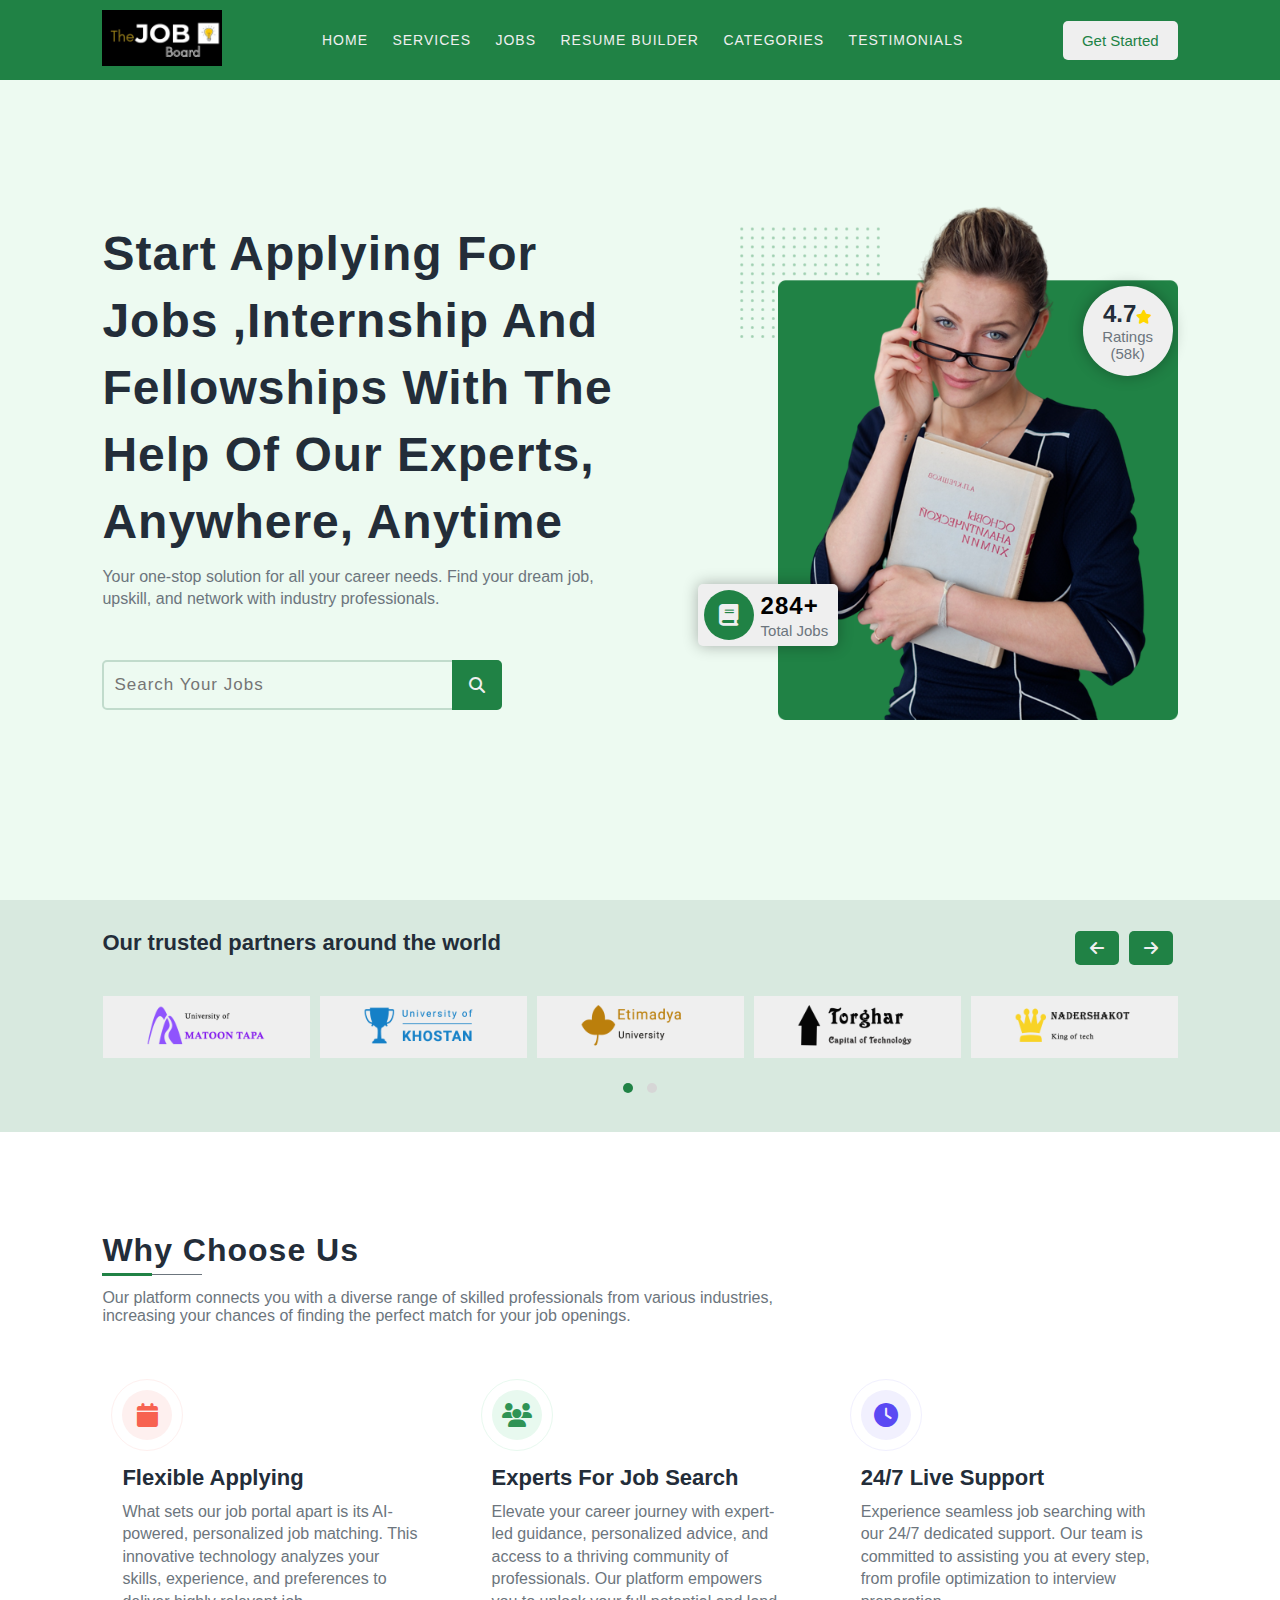
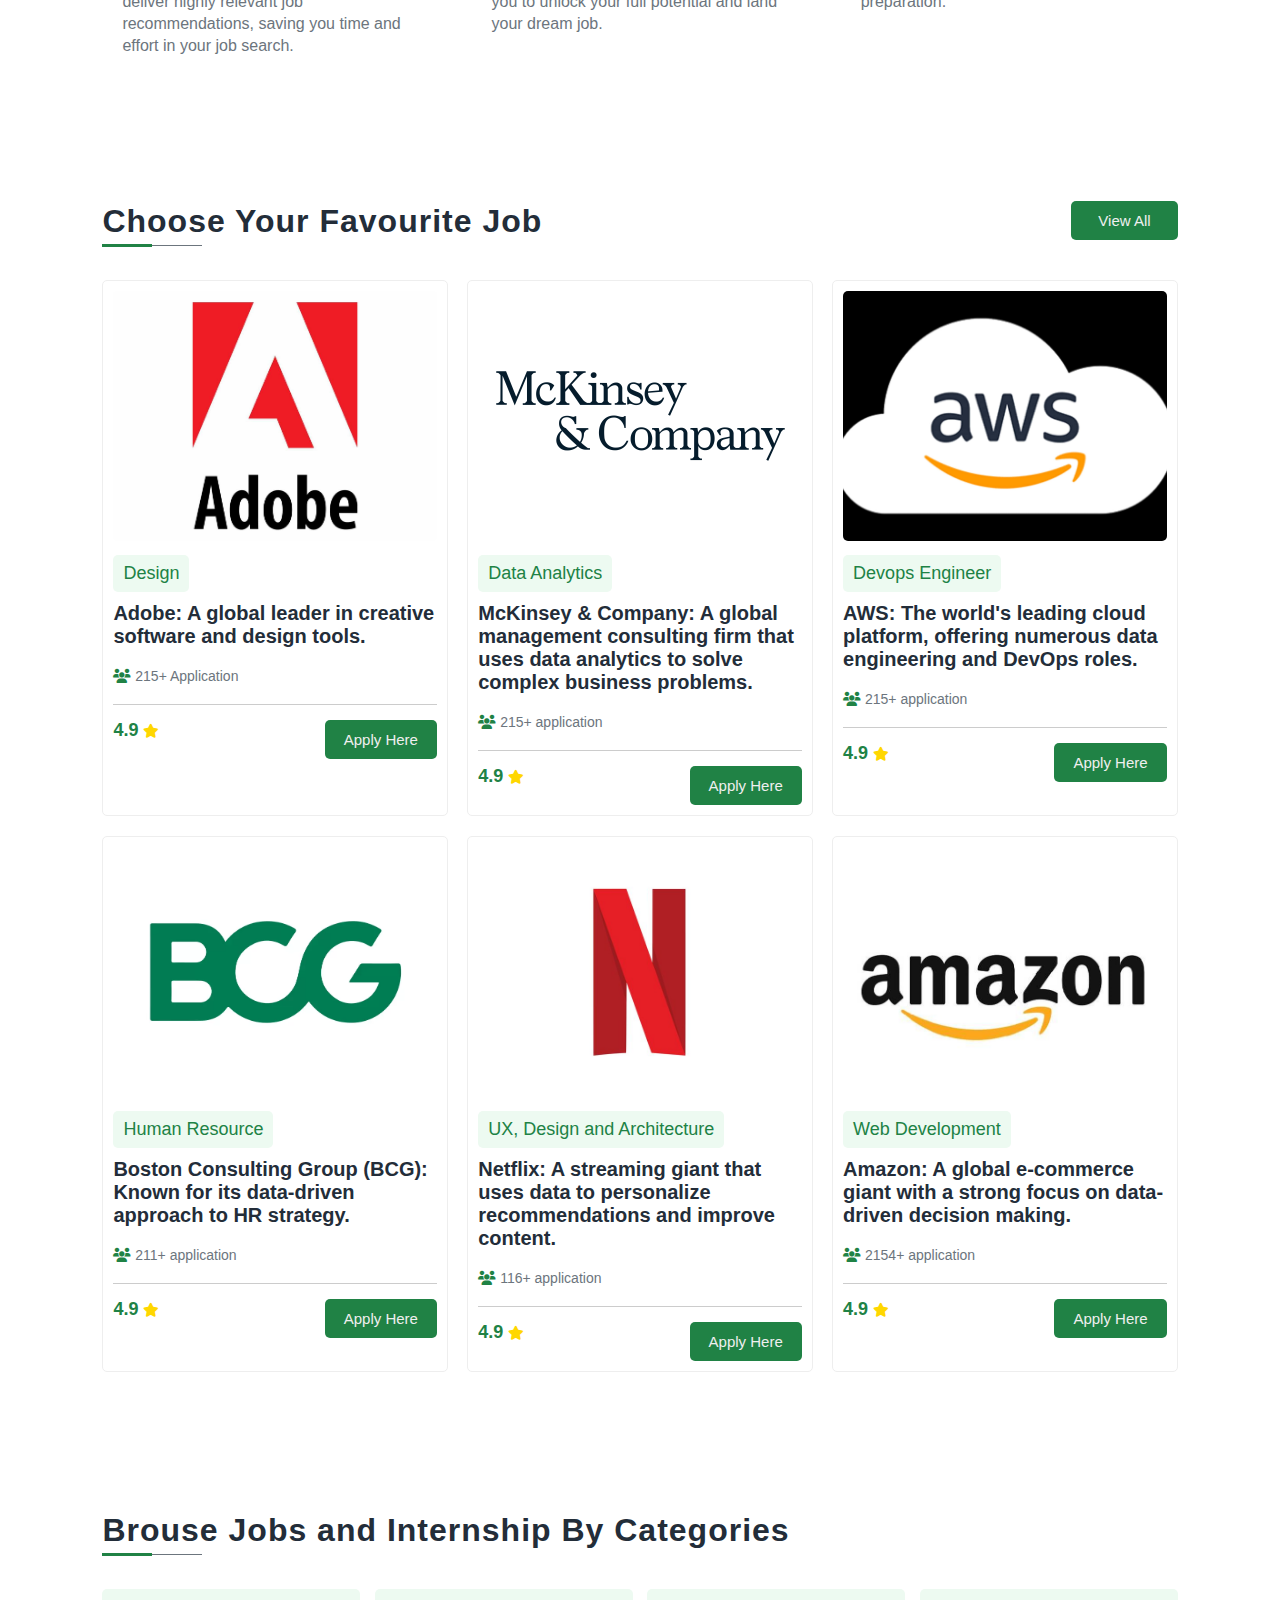
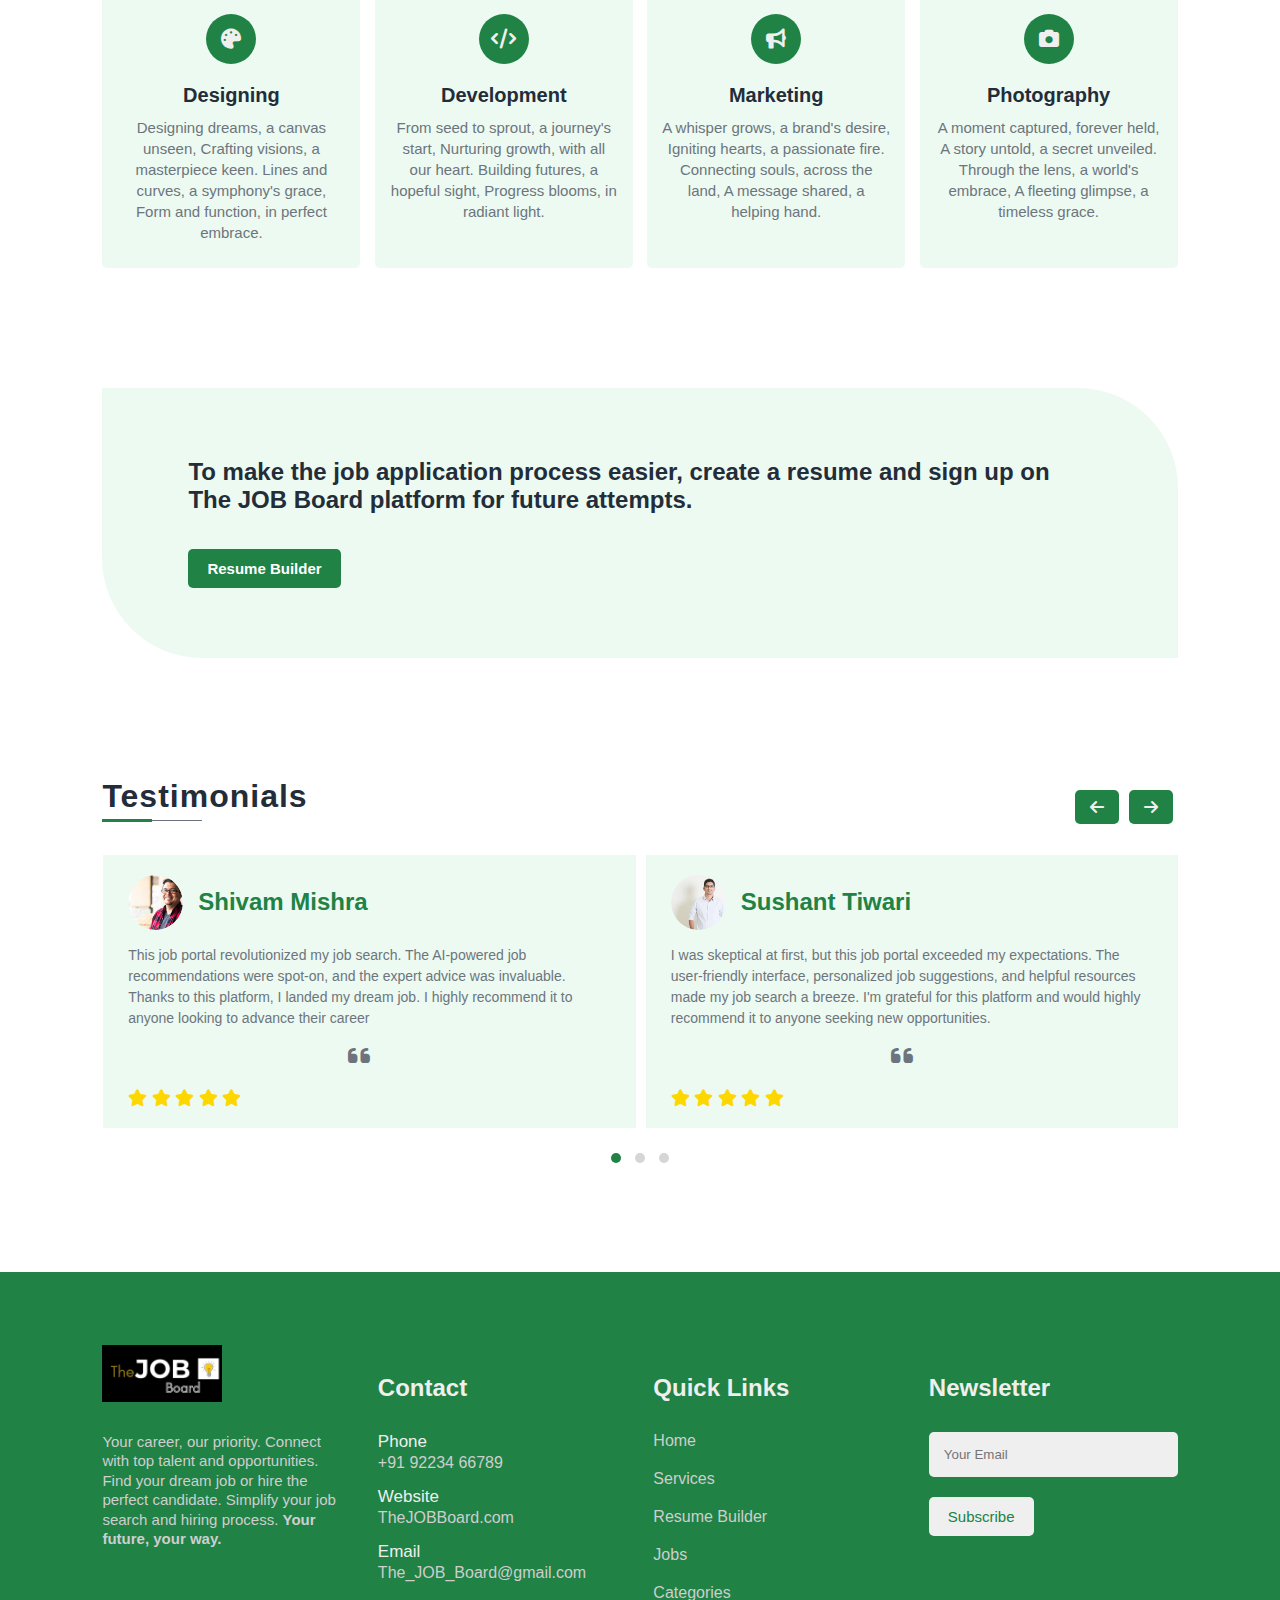
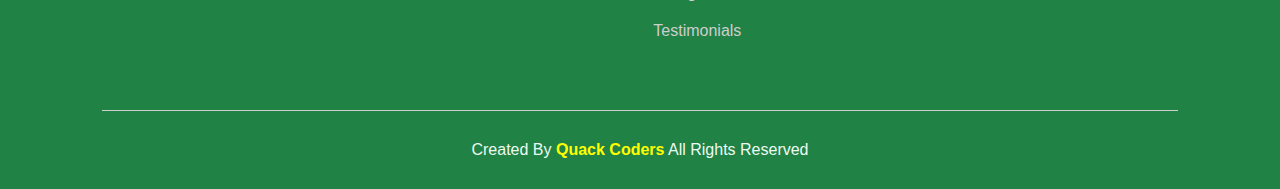
<file: index.html>
<!DOCTYPE html>
<html>
<head>
	<!--   Link To Custom CSS Style Sheet     -->
	<link rel="stylesheet" type="text/css" href="style.css">

	<!--     Link To Font Awsome Icons     -->
	<link rel="stylesheet" href="https://cdnjs.cloudflare.com/ajax/libs/font-awesome/6.1.1/css/all.min.css"/>

	<!--  *   Link To Owl Carousel   *  -->
	<link rel="stylesheet" href="https://cdnjs.cloudflare.com/ajax/libs/OwlCarousel2/2.3.4/assets/owl.carousel.min.css" />

	<link rel="stylesheet" href="https://cdnjs.cloudflare.com/ajax/libs/OwlCarousel2/2.3.4/assets/owl.theme.default.min.css" />

	<meta name="viewport" content="width=device-width, initial-scale=1, shrink-to-fit=no">
	<title>The JOB Board</title>
</head>
<body>
<!--    Website Container Starts    -->
<div class="website-container">
	
<!--    Home Section Starts    -->
<section class="home" id="home">
	<!--    Main Navbar Starts    -->
	<nav class="main-navbar">
		<a href="#" class="logo">
			<img src="images/home/Screenshot 2024-11-24 001552.png">
		</a>
		<ul class="nav-list">
			<li><a href="#home">Home</a></li>
			<li><a href="#services">Services</a></li>
			<li><a href="#courses">Jobs</a></li>
			<li><a href="Resume_Landing_Page.html">Resume Builder</a></li>
			<li><a href="#categories">Categories</a></li>
			<li><a href="#testimonials">Testimonials</a></li>
		</ul>
		<a href="#" class="get-started-btn-container">
			<button class="get-started-btn btn">Get Started</button>
		</a>
		<div class="menu-btn">
			<span></span>
		</div>
	</nav>
	<!--    Main Navbar Ends    -->
	<!--    Banner Starts    -->
	<div class="banner">
		
		<div class="banner-desc">
			<h2>Start Applying For Jobs ,Internship And Fellowships With The Help Of Our Experts, Anywhere, Anytime</h2>
			<p>Your one-stop solution for all your career needs. Find your dream job, upskill, and network with industry professionals.</p>
			<form class="search-bar">
				<input type="search" placeholder="Search Your Jobs">
				<i class="fa-solid fa-search"></i>
			</form>
		</div>

		<div class="banner-img">
			<div class="banner-img-container">
				<img src="images/home/student.png">

				<div class="states">
					<div class="total-courses">
						<div class="icon">
							<i class="fa-solid fa-book"></i>
						</div>
						<div class="desc">
							<span>284+</span>
							<span>Total Jobs</span>
						</div>
					</div>

					<div class="courses-ratings">
						<span>4.7<i class="fa-solid fa-star"></i></span>
						<span>Ratings (58k)</span>
					</div>
				</div>

				<div class="pattern">
					<img src="images/home/pattern.png">
				</div>

			</div>
		</div>

	</div>
	<!--    Banner Ends    -->
</section>
<!--    Home Section Ends    -->

<!--    Partners Section Starts    -->
<section class="partners">
	<h3>Our trusted partners around the world</h3>
	<div class="owl-carousel owl-theme partners-slider">

    	<div class="item brand-item">
    		<img src="images/brand-logos/matoontapa.png">
    	</div>
    	<div class="item brand-item">
    		<img src="images/brand-logos/khostan.png">
    	</div>
    	<div class="item brand-item">
    		<img src="images/brand-logos/etimadya.png">
    	</div>
    	<div class="item brand-item">
    		<img src="images/brand-logos/torghar.png">
    	</div>
    	<div class="item brand-item">
    		<img src="images/brand-logos/nadershakot.png">
    	</div>
    	<div class="item brand-item">
    		<img src="images/brand-logos/almarah.png">
    	</div>

	</div>
</section>
<!--    Partners Section Ends    -->

<!--    Services Section Starts    -->
<section class="services" id="services">
	<!--    Services Header Starts    -->
	<header class="section-header">
		<h1>Why Choose Us</h1>
		<p>Our platform connects you with a diverse range of skilled professionals from various industries, increasing your chances of finding the perfect match for your job openings.</p>
	</header>
	<!--    Services Header Ends    -->
	<!--    Services Contents Starts    -->
	<div class="services-contents">

		<div class="service-box">
			<div class="service-icon">
				<i class="fa-solid fa-calendar"></i>
			</div>
			<div class="service-desc">
				<h2>Flexible Applying</h2>
				<p>What sets our job portal apart is its AI-powered, personalized job matching. This innovative technology analyzes your skills, experience, and preferences to deliver highly relevant job recommendations, saving you time and effort in your job search.</p>
			</div>
		</div>

		<div class="service-box">
			<div class="service-icon">
				<i class="fa-solid fa-users"></i>
			</div>
			<div class="service-desc">
				<h2>Experts For Job Search</h2>
				<p>Elevate your career journey with expert-led guidance, personalized advice, and access to a thriving community of professionals. Our platform empowers you to unlock your full potential and land your dream job.</p>
			</div>
		</div>

		<div class="service-box">
			<div class="service-icon">
				<i class="fa-solid fa-clock"></i>
			</div>
			<div class="service-desc">
				<h2>24/7 Live Support</h2>
				<p>Experience seamless job searching with our 24/7 dedicated support. Our team is committed to assisting you at every step, from profile optimization to interview preparation. 
				</p>
			</div>
		</div>

	</div>
	<!--    Services Contents Ends    -->
</section>
<!--    Services Section Ends    -->

<!--    Courses Section Starts    -->
<section class="courses" id="courses">
	<!--    Courses Header Starts    -->
	<header class="section-header">
		<div class="header-text">
			<h1>Choose Your Favourite Job</h1>
			<p></p>
		</div>
		<button class="courses-btn btn">View All</button>
	</header>
	<!--    Courses Header Ends    -->
	<!--    Courses Contents Starts    -->
	<div class="course-contents">
		
		<div class="course-card">
			<img src="images/courses/Adobe-Logo-1993.jpg">
			<div class="category">
				<div class="subject"><h3>Design</h3></div>
				
			</div>
			<h2 class="course-title">Adobe: A global leader in creative software and design tools.
			</h2>
			<div class="course-desc">
				<span><i class="fa-solid fa-users"></i> 215+ Application</span>
			</div>
			<div class="course-ratings">
				<span>4.9 <i class="fa-solid fa-star"></i></span>
				<button class="courses-btn btn">Apply Here</button>
			</div>
		</div>

		<div class="course-card">
			<img src="images/courses/McKinsey_&_Company-Logo.png">
			<div class="category">
				<div class="subject"><h3>Data Analytics</h3></div>
				
			</div>
			<h2 class="course-title">McKinsey & Company: A global management consulting firm that uses data analytics to solve complex business problems.</h2>
			<div class="course-desc">

				<span><i class="fa-solid fa-users"></i> 215+ application </span>
			</div>
			<div class="course-ratings">
				<span>4.9 <i class="fa-solid fa-star"></i></span>
				<button class="courses-btn btn">Apply Here</button>
			</div>
		</div>

		<div class="course-card">
			<img src="images/courses/a-w-s-cloud-logo-ej8ve3tdkcqo008x-ej8ve3tdkcqo008x.jpg">
			<div class="category">
				<div class="subject"><h3>Devops Engineer</h3></div>
		
			</div>
			<h2 class="course-title">AWS: The world's leading cloud platform, offering numerous data engineering and DevOps roles.</h2>
			<div class="course-desc">
				<span><i class="fa-solid fa-users"></i> 215+ application </span>
			</div>
			<div class="course-ratings">
				<span>4.9 <i class="fa-solid fa-star"></i></span>
				<button class="courses-btn btn">Apply Here</button>
			</div>
		</div>

		<div class="course-card">
			<img src="images/courses/bcg-boston-consulting-logo.webp">
			<div class="category">
				<div class="subject"><h3>Human Resource</h3></div>
				
			</div>
			<h2 class="course-title">Boston Consulting Group (BCG): Known for its data-driven approach to HR strategy.</h2>
			<div class="course-desc">
				<span><i class="fa-solid fa-users"></i> 211+ application </span>
			</div>
			<div class="course-ratings">
				<span>4.9 <i class="fa-solid fa-star"></i></span>
				<button class="courses-btn btn">Apply Here</button>
			</div>
		</div>

		<div class="course-card">
			<img src="images/courses/Netflix-logo.jpg">
			<div class="category">
				<div class="subject"><h3>UX, Design and Architecture</h3></div>
				
			</div>
			<h2 class="course-title">Netflix: A streaming giant that uses data to personalize recommendations and improve content.</h2>
			<div class="course-desc">
				<span><i class="fa-solid fa-users"></i> 116+ application </span>
			</div>
			<div class="course-ratings">
				<span>4.9 <i class="fa-solid fa-star"></i></span>
				<button class="courses-btn btn">Apply Here</button>
			</div>
		</div>

		<div class="course-card">
			<img src="images/courses/Amazon_Logo.png">
			<div class="category">
				<div class="subject"><h3>Web Development</h3></div>
			
			</div>
			<h2 class="course-title">Amazon: A global e-commerce giant with a strong focus on data-driven decision making.</h2>
			<div class="course-desc">
				<span><i class="fa-solid fa-users"></i> 2154+ application </span>
			</div>
			<div class="course-ratings">
				<span>4.9 <i class="fa-solid fa-star"></i></span>
				<button class="courses-btn btn">Apply Here</button>
			</div>
		</div>

	</div>
	<!--    Courses Contents Ends    -->
</section>
<!--    Courses Section Ends    -->

<!--    Courses Categories Section Starts    -->
<section class="categories" id="categories">
	<!--    Categories Section Header Starts    -->
	<header class="section-header">
		<h1>Brouse Jobs and Internship By Categories</h1>
		<p></p>
	</header>
	<!--    Categories Section Header Ends    -->
	<!--    Categories Section Contents Starts    -->
	<div class="categories-contents">
		
		<div class="category-item">
			<div class="category-icon">
				<i class="fa-solid fa-palette"></i>
			</div>
			<div class="category-desc">
				<h3>Designing</h3>
				<p>Designing dreams, a canvas unseen,
					Crafting visions, a masterpiece keen.
					Lines and curves, a symphony's grace,
					Form and function, in perfect embrace.</p>
			</div>
		</div>

		<div class="category-item">
			<div class="category-icon">
				<i class="fa-solid fa-code"></i>
			</div>
			<div class="category-desc">
				<h3>Development</h3>
				<p>From seed to sprout, a journey's start,
					Nurturing growth, with all our heart.
					Building futures, a hopeful sight,
					Progress blooms, in radiant light.</p>
			</div>
		</div>

		<div class="category-item">
			<div class="category-icon">
				<i class="fa-solid fa-bullhorn"></i>
			</div>
			<div class="category-desc">
				<h3>Marketing</h3>
				<p>A whisper grows, a brand's desire,
					Igniting hearts, a passionate fire.
					Connecting souls, across the land,
					A message shared, a helping hand.</p>
			</div>
		</div>

		<div class="category-item">
			<div class="category-icon">
				<i class="fa-solid fa-camera"></i>
			</div>
			<div class="category-desc">
				<h3>Photography</h3>
				<p>A moment captured, forever held,
					A story untold, a secret unveiled.
					Through the lens, a world's embrace,
					A fleeting glimpse, a timeless grace.</p>
			</div>
		</div>

	</div>
	<!--    Categories Section Contents Ends    -->
</section>
<!--    Courses Categories Section Ends    -->

<!--    Teacher Section Starts    -->
<section class="instructor">
	<div class="instructor-container">
		<h2>To make the job application process easier, create a resume and sign up on The JOB Board platform for future attempts. </h2>
		<p></p>
		<button class="col-contents btn"><a class="col-contents a" href="Resume_Landing_Page.html">Resume Builder</a></button>
	</div>
</section>
<!--    Teacher Section Ends    -->

<!--    Testimonials Section Starts    -->
<section class="testimonials" id="testimonials">
	<!--    Testimonials Section Header Starts    -->
	<header class="section-header">
		<h1>Testimonials</h1>
		<p></p>
	</header>
	<!--    Testimonials Section Header Ends    -->
	<!--    Testimonials Contents Starts    -->
	<div class="owl-carousel owl-theme testimonials-slider">

    	<div class="item testimonials-item">
    		<div class="profile">
    			<div class="profile-image">
    				<img src="images/testimonials/Shivam_Mishra.jpg">
    			</div>
    			<div class="profile-desc">
    				<span>Shivam Mishra</span>
    				
    			</div>
    		</div>
    		<p>This job portal revolutionized my job search. The AI-powered job recommendations were spot-on, and the expert advice was invaluable. Thanks to this platform, I landed my dream job. I highly recommend it to anyone looking to advance their career</p>
    		<div class="quote">
    			<i class="fa fa-quote-left"></i>
    		</div>
    		<div class="ratings">
    			<i class="fa-solid fa-star"></i>
    			<i class="fa-solid fa-star"></i>
    			<i class="fa-solid fa-star"></i>
    			<i class="fa-solid fa-star"></i>
    			<i class="fa-solid fa-star"></i>
    		</div>
    	</div>

    	<div class="item testimonials-item">
    		<div class="profile">
    			<div class="profile-image">
    				<img src="images/testimonials/Shushant.jpg">
    			</div>
    			<div class="profile-desc">
    				<span>Sushant Tiwari</span>
    			
    			</div>
    		</div>
    		<p>I was skeptical at first, but this job portal exceeded my expectations. The user-friendly interface, personalized job suggestions, and helpful resources made my job search a breeze. I'm grateful for this platform and would highly recommend it to anyone seeking new opportunities.</p>
    		<div class="quote">
    			<i class="fa fa-quote-left"></i>
    		</div>
    		<div class="ratings">
    			<i class="fa-solid fa-star"></i>
    			<i class="fa-solid fa-star"></i>
    			<i class="fa-solid fa-star"></i>
    			<i class="fa-solid fa-star"></i>
    			<i class="fa-solid fa-star"></i>
    		</div>
    	</div>

    	<div class="item testimonials-item">
    		<div class="profile">
    			<div class="profile-image">
    				<img src="images/testimonials/Anita.avif">
    			</div>
    			<div class="profile-desc">
    				<span>Anita Singh</span>
    			
    			</div>
    		</div>
    		<p>This job portal transformed my career search. The personalized recommendations, expert advice, and efficient application process made finding my dream job stress-free. I'm truly grateful for this platform!</p>
    		<div class="quote">
    			<i class="fa fa-quote-left"></i>
    		</div>
    		<div class="ratings">
    			<i class="fa-solid fa-star"></i>
    			<i class="fa-solid fa-star"></i>
    			<i class="fa-solid fa-star"></i>
    			<i class="fa-solid fa-star"></i>
    			<i class="fa-solid fa-star"></i>
    		</div>
    	</div>

    	<div class="item testimonials-item">
    		<div class="profile">
    			<div class="profile-image">
    				<img src="images/testimonials/Sanjay.png">
    			</div>
    			<div class="profile-desc">
    				<span>Sanjay Kumar</span>
    			
    			</div>
    		</div>
    		<p>The intuitive interface and advanced search filters made my job search a breeze. The expert advice and career guidance were invaluable. I highly recommend this job portal to anyone seeking new opportunities.</p>
    		<div class="quote">
    			<i class="fa fa-quote-left"></i>
    		</div>
    		<div class="ratings">
    			<i class="fa-solid fa-star"></i>
    			<i class="fa-solid fa-star"></i>
    			<i class="fa-solid fa-star"></i>
    			<i class="fa-solid fa-star"></i>
    			<i class="fa-solid fa-star"></i>
    		</div>
    	</div>

    	<div class="item testimonials-item">
    		<div class="profile">
    			<div class="profile-image">
    				<img src="images/testimonials/Sunita.avif">
    			</div>
    			<div class="profile-desc">
    				<span>Sunita Gupta</span>
    			
    			</div>
    		</div>
    		<p>I was struggling to find the right job until I discovered this incredible platform. The AI-powered job recommendations were spot on, and the expert advice helped me land my dream job. I'm so grateful for this platform and would highly recommend it to anyone seeking new opportunities</p>
    		<div class="quote">
    			<i class="fa fa-quote-left"></i>
    		</div>
    		<div class="ratings">
    			<i class="fa-solid fa-star"></i>
    			<i class="fa-solid fa-star"></i>
    			<i class="fa-solid fa-star"></i>
    			<i class="fa-solid fa-star"></i>
    			<i class="fa-solid fa-star"></i>
    		</div>
    	</div>

	</div>
	<!--    Testimonials Contents Ends    -->
</section>
<!--    Testimonials Section Ends    -->

<!--    Footer Section Starts    -->
<section class="footer" id="footer">
	
	<!--    Footer Contents Starts    -->
	<div class="footer-contents">
		
		<div class="footer-col footer-col-1">
			<div class="col-title">
				<img src="images/home/Screenshot 2024-11-24 001552.png">
			</div>
			<div class="col-contents">
				<p>Your career, our priority. Connect with top talent and opportunities. <br> Find your dream job or hire the perfect candidate. Simplify your job search and hiring process. <strong>Your future, your way.</strong></p>
			</div>
		</div>

		<div class="footer-col footer-col-2">
			<div class="col-title">
				<h3>Contact</h3>
			</div>
			<div class="col-contents">
				<div class="contact-row">
					<span>Phone</span>
					<span>+91 92234 66789</span>
				</div>
				<div class="contact-row">
					<span>Website</span>
					<span>TheJOBBoard.com</span>
				</div>
				<div class="contact-row">
					<span>Email</span>
					<span>The_JOB_Board@gmail.com</span>
				</div>
			</div>
		</div>

		<div class="footer-col footer-col-3">
			<div class="col-title">
				<h3>Quick Links</h3>
			</div>
			<div class="col-contents">
				<a href="#">Home</a>
				<a href="#">Services</a>
				<a href="Resume_Landing_Page.html">Resume Builder</a>
				<a href="#">Jobs</a>
				<a href="#">Categories</a>
				<a href="#">Testimonials</a>
			</div>
		</div>

		<div class="footer-col footer-col-4">
			<div class="col-title">
				<h3>Newsletter</h3>
			</div>
			<div class="col-contents">
				<form class="newsletter">
					<input type="email" placeholder="Your Email">
					<button class="newsletter-btn btn" type="submit">Subscribe</button>
				</form>
			</div>
		</div>

	</div>
	<!--    Footer Contents Ends    -->
	<div class="copy-rights">
		<p>Created By <b>Quack Coders</b> All Rights Reserved</p>
	</div>

</section>
<!--    Footer Section Ends    -->


</div>
<!--    Website Container Ends    -->



<!--    Link To JQuery    -->
<script src="https://cdnjs.cloudflare.com/ajax/libs/jquery/3.7.0/jquery.min.js"></script>

<!--    Link To Owl Carousel    -->
<script src="https://cdnjs.cloudflare.com/ajax/libs/OwlCarousel2/2.3.4/owl.carousel.min.js"></script>

<!--    Link To Curstom Script File    -->
<script type="text/javascript" src="script.js"></script>
</body>
</html>
</file>
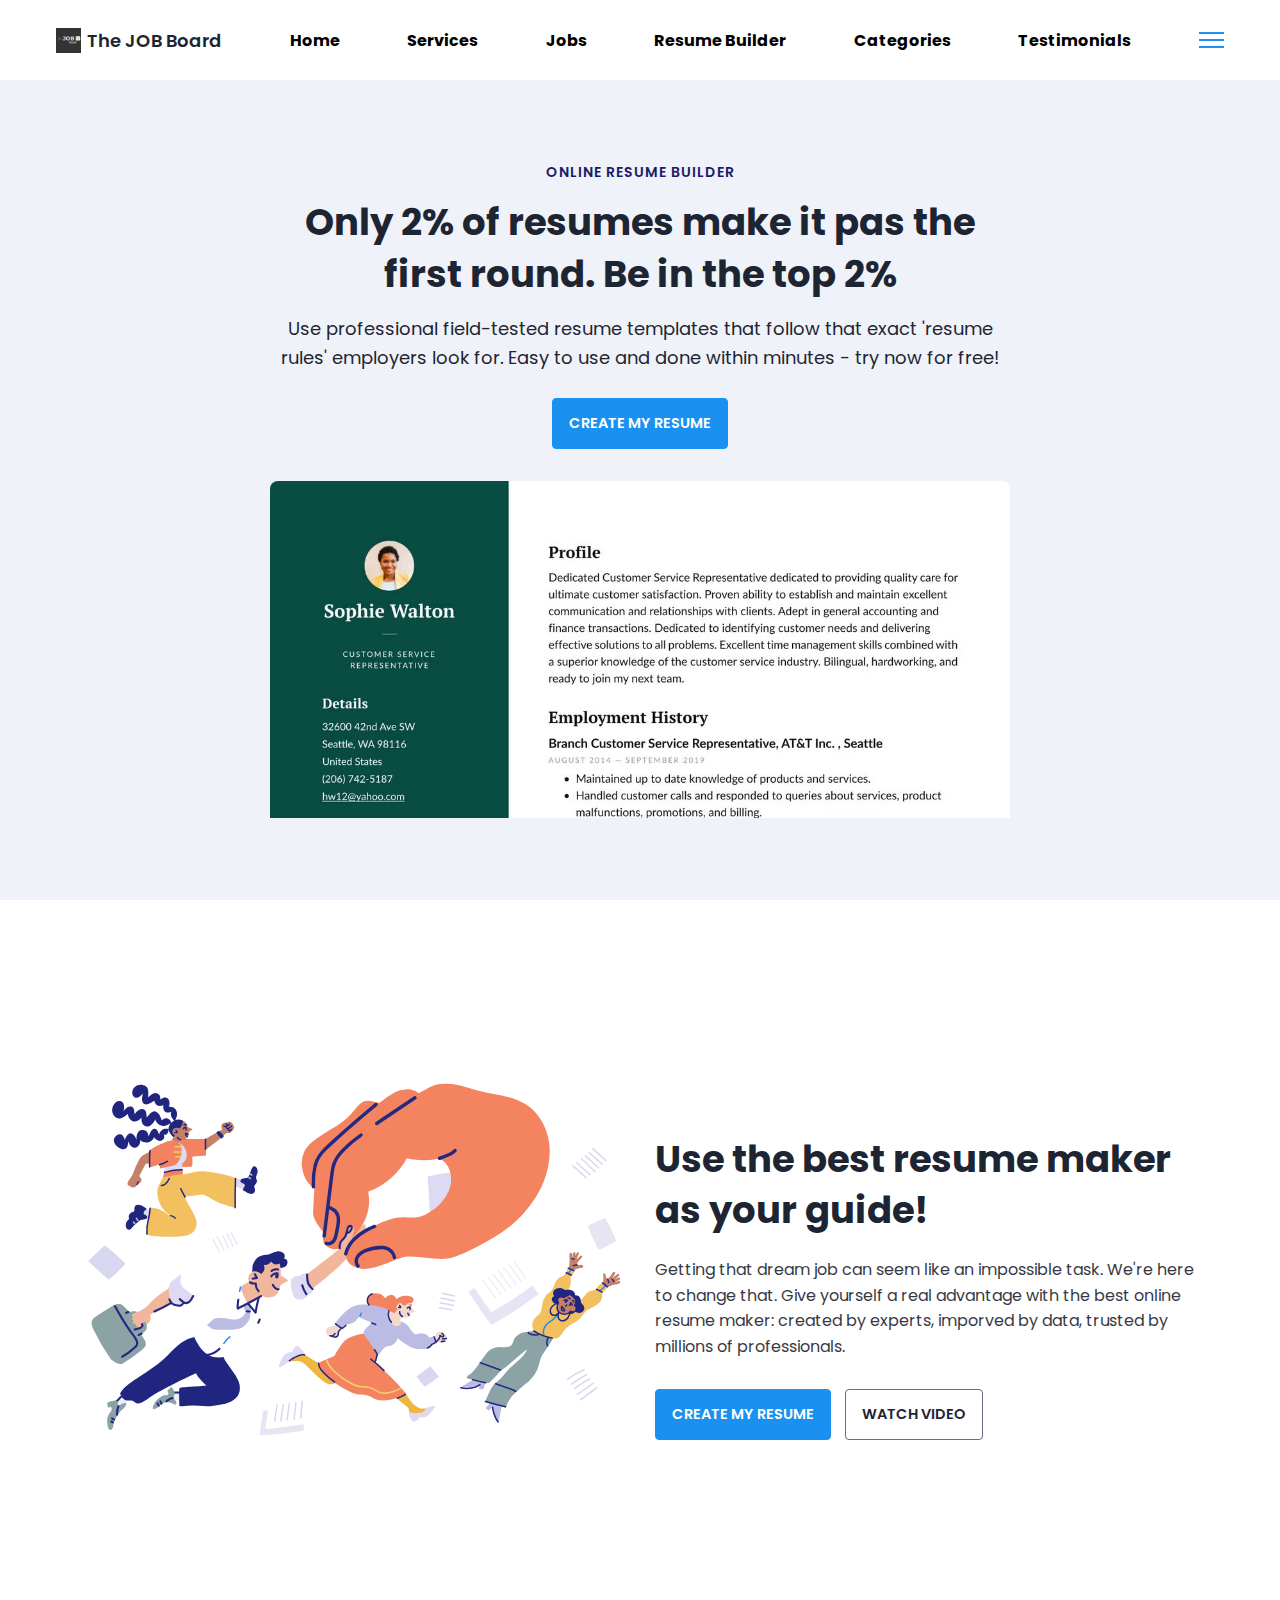
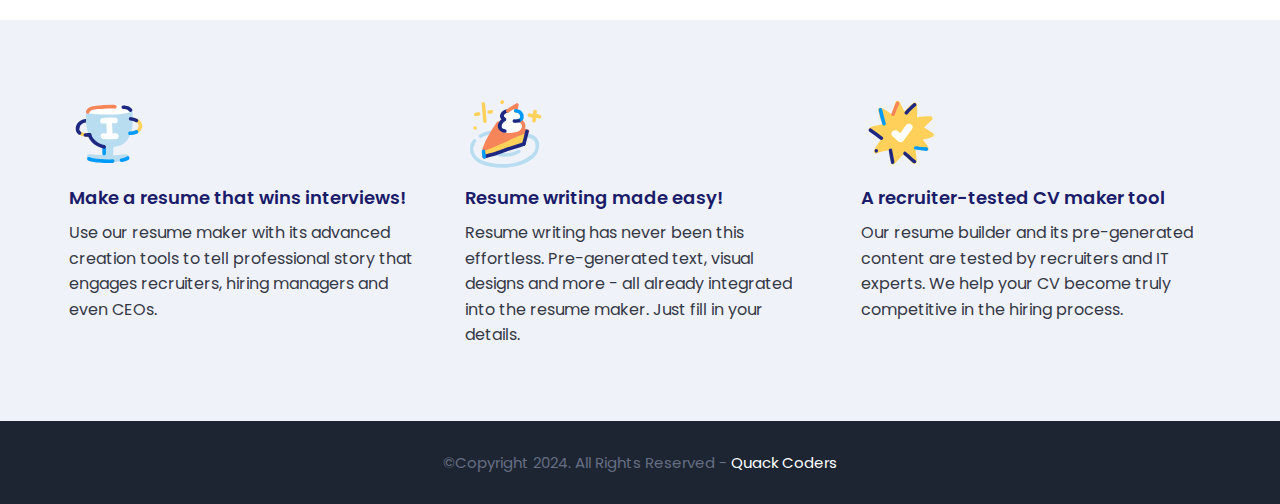
<file: Resume_Landing_Page.html>
<!DOCTYPE html>
<html>
    <head>
        <meta charset="utf-8">
        <meta http-equiv="X-UA-Compatible" content="IE=edge">
        <title>Resume Landing Page</title>
        <meta name="description" content="">
        <meta name="viewport" content="width=device-width, initial-scale=1">
        <link rel="stylesheet" href="assets/css/main.css">
    </head>
    <body>

        <nav class = "navbar bg-white">
            <div class="container">
                <div class = "navbar-content">
                    <div class = "brand-and-toggler">
                        <a href = "index.html" class = "navbar-brand">
                            <img src = "images/home/Logo-final.jpg" alt = "" class = "navbar-brand-icon">
                            <span class = "navbar-brand-text">The JOB Board <span></span>
                        </a>

                        
                            <a class="a" href="index.html">Home</a>
                            <a class="a"  href="index.html">Services</a>
                            <a class="a" href="index.html">Jobs</a>
                            <a class="a" href="Resume_Builder.html"> Resume Builder</a>
                            <a class="a" href="index.html">Categories</a>
                            <a class="a"  href="index.html">Testimonials</a>
                        


                        <button type = "button" class = "navbar-toggler-btn">
                            <div class = "bars">
                                <div class = "bar"></div>
                                <div class = "bar"></div>
                                <div class = "bar"></div>
                            </div>
                        </button>
                    </div>
                </div>
            </div>
        </nav>

        <header class = "header bg-bright" id = "header">
            <div class = "container">
                <div class = "header-content text-center">
                    <h6 class = "text-uppercase text-blue-dark fs-14 fw-6 ls-1">online resume builder</h6>
                    <h1 class = "lg-title">Only 2% of resumes make it pas the first round. Be in the top 2%</h1>
                    <p class = "text-dark fs-18">Use professional field-tested resume templates that follow that exact 'resume rules' employers look for. Easy to use and done within minutes - try now for free!</p>
                    <a href = "Resume_Builder.html" class = "btn btn-primary text-uppercase">create my resume</a>
                    <img src = "assets/images/dublin-resume-templates.avif">
                </div>
            </div>
        </header>

        <div class="section-one">
            <div class="container">
                <div class = "section-one-content">
                    <div class="section-one-l">
                        <img src = "assets/images/visual-0c7080adf17f1f207276f613447c924f667dab34b7ac415cd7ef653172defd0b.svg">
                    </div>
                    <div class = "section-one-r text-center">
                        <h2 class = "lg-title">Use the best resume maker as your guide!</h2>
                        <p class = "text">Getting that dream job can seem like an impossible task. We're here to change that. Give yourself a real advantage with the best online resume maker: created by experts, imporved by data, trusted by millions of professionals.</p>
                        <div class = "btn-group">
                            <a href = "Resume_Builder.html" class = "btn btn-primary text-uppercase">create my resume</a>
                            <a href = "#" class = "btn btn-secondary text-uppercase">watch video</a>
                        </div>
                    </div>
                </div>
            </div>
        </div>

        <div class = "section-two bg-bright">
            <div class="container">
                <div class="section-two-content">
                    <div class = "section-items">
                        <div class = "section-item">
                            <div class = "section-item-icon">
                                <img src = "assets/images/feature-1-edf4481d69166ac81917d1e40e6597c8d61aa970ad44367ce78049bf830fbda5.svg" alt = "">
                            </div>
                            <h5 class = "section-item-title">Make a resume that wins interviews!</h5>
                            <p class = "text">Use our resume maker with its advanced creation tools to tell professional story that engages recruiters, hiring managers and even CEOs.</p>
                        </div>

                        <div class = "section-item">
                            <div class = "section-item-icon">
                                <img src = "assets/images/feature-2-a7a471bd973c02a55d1b3f8aff578cd3c9a4c5ac4fc74423d94ecc04aef3492b.svg" alt = "">
                            </div>
                            <h5 class = "section-item-title">Resume writing made easy!</h5>
                            <p class = "text">Resume writing has never been this effortless. Pre-generated text, visual designs and more - all already integrated into the resume maker. Just fill in your details.</p>
                        </div>

                        <div class = "section-item">
                            <div class = "section-item-icon">
                                <img src = "assets/images/feature-3-4e87a82f83e260488c36f8105e26f439fdc3ee5009372bb5e12d9421f32eabdd.svg" alt = "">
                            </div>
                            <h5 class = "section-item-title">A recruiter-tested CV maker tool</h5>
                            <p class = "text">Our resume builder and its pre-generated content are tested by recruiters and IT experts. We help your CV become truly competitive in the hiring process.</p>
                        </div>
                    </div>
                </div>
            </div>
        </div>

        <footer class = "footer bg-dark">
            <div class="container">
                <div class = "footer-content text-center">
                    <p class="fs-15">&copy;Copyright 2024. All Rights Reserved - <span>Quack Coders</span></p>
                </div>
            </div>
        </footer>
        
    </body>
</html>
</file>
<file: style.css>
*{
	margin: 0;
	padding: 0;
	box-sizing: border-box;
	font-family: 'Roboto', sans-serif;
}
html{
	scroll-behavior: smooth;
	
	/* Variables For Storing Colors */
	--primary-clr: #208245;
	--primary-medium-clr: #d8e9df;
	--primary-light-clr: #edfaf1;
	--bg-clr-1: #ffffff;
	--dark-heading-clr: #232d39;
	--dark-text-clr: #6c757d;
	--light-heading-clr: #efefef;
	--light-text-clr: #cecece;
}
/*    Global Styling Starts    */
button.btn{
	padding: 10px 18px;
	background-color: var(--primary-clr);
	color: var(--light-heading-clr);
	font-size: 15px;
	border: 1px solid transparent;
	border-radius: 5px;
	cursor: pointer;
	transition: all 0.3s;
}
button.btn:hover{
	background-color: var(--light-heading-clr);
	color: var(--primary-clr);
	border: 1px solid var(--primary-clr);
}
.section-header h1{
	position: relative;
	font-size: 32px;
	letter-spacing: 1px;
	color: var(--dark-heading-clr);
	margin-bottom: 20px;
}
.section-header h1::before{
	position: absolute;
	content: '';
	width: 100px;
	height: 1px;
	left: 0;
	top: calc(100% + 5px);
	background-color: var(--dark-text-clr);
}
.section-header h1::after{
	position: absolute;
	content: '';
	width: 50px;
	height: 3px;
	left: 0;
	top: calc(100% + 4px);
	background-color: var(--primary-clr);
}
.section-header p{
	color: var(--dark-text-clr);
	margin-bottom: 40px;
	max-width: 700px;
}
/*    Global Styling Ends    */
body{
	width: 100%;
	min-height: 100vh;
}
.website-container{
	width: 100%;
	max-width: 1400px;
	min-height: 100vh;
	margin: 0px auto;
}
/*    Home Section Styling Starts    */
section.home{
	position: relative;
	width: 100%;
	min-height: 100vh;
	background-color: var(--primary-light-clr);
}
.home .main-navbar{
	position: absolute;
	width: 100%;
	max-width: 1400px;
	height: 12vh;
	max-height: 80px;
	background-color: var(--primary-clr);
	padding: 0px 8%;
	margin: 0px auto;
	display: flex;
	justify-content: space-between;
	align-items: center;
	z-index: 100;
}
.home.active .main-navbar{
	position: fixed;
	top: 0;
	margin: 0px auto;
	box-shadow: 0px 2px 10px rgba(0,0,0,0.25);
	animation: showMenu 0.6s ease-in;
}
@keyframes showMenu{
	from{
		transform: translateY(-100px);
	}
	to{
		transform: translateY(0px);
	}
}
.main-navbar .logo{
	text-decoration: none;
}
.main-navbar .logo img{
	width: 120px;
	height: auto;
}
.main-navbar .nav-list{
	list-style: none;
}
.main-navbar .nav-list li{
	display: inline-block;
	margin: 0px 10px;
}
.main-navbar .nav-list li a{
	position: relative;
	color: var(--light-heading-clr);
	font-weight: 500;
	font-size: 14px;
	text-transform: uppercase;
	text-decoration: none;
	letter-spacing: 1px;
}
.main-navbar .nav-list li a::after{
	position: absolute;
	content: '';
	width: 100%;
	height: 2px;
	background-color: var(--light-heading-clr);
	left: 0;
	top: calc(100% + 2px);
	transition: all 0.3s;
	transform: scaleX(0);
}
.main-navbar .nav-list li a:hover::after{
	transform: scaleX(1);
}
.main-navbar .get-started-btn{
	background-color: var(--light-heading-clr);
	color: var(--primary-clr);
}
.main-navbar .get-started-btn:hover{
	background-color: var(--primary-clr);
	color: var(--light-heading-clr);
	border: 1px solid var(--light-heading-clr);
}
.main-navbar .menu-btn{
	min-width: 30px;
	width: 30px;
	height: 30px;
	display: flex;
	justify-content: flex-start;
	align-items: center;
	cursor: pointer;
	display: none;
}
.main-navbar .menu-btn span{
	position: relative;
	display: block;
	width: 100%;
	height: 2px;
	background-color: var(--light-heading-clr);
	border-radius: 5px;
	transition: all 0.4s;
}
.main-navbar .menu-btn span::before,
.main-navbar .menu-btn span::after{
	position: absolute;
	content: '';
	top: 0;
	left: 0;
	width: 80%;
	height: 100%;
	background-color: var(--light-heading-clr);
	transition: all 0.4s;
}
.main-navbar .menu-btn span::before{
	transform: translateY(-9px);
}
.main-navbar .menu-btn span::after{
	transform: translateY(9px);
}
.home .banner{
	width: 100%;
	min-height: 100vh;
	padding: 100px 8% 70px;
	display: flex;
	justify-content: space-between;
	align-items: center;
}
.home .banner .banner-desc{
	position: relative;
	flex-basis: 50%;
	max-width: 700px;
	z-index: 2;
}
.banner .banner-desc h2{
	font-size: 48px;
	color: var(--dark-heading-clr);
	letter-spacing: 1px;
	line-height: 1.4;
	margin-bottom: 10px;
}
.banner .banner-desc p{
	color: var(--dark-text-clr);
	line-height: 1.4;
	margin-bottom: 50px;
}
.banner .banner-desc .search-bar{
	position: relative;
	width: 400px;
	height: 50px;
	display: flex;
	align-items: center;
	overflow: hidden;
}
.banner-desc .search-bar input{
	width: 100%;
	height: 100%;
	padding: 0px 60px 0px 10px;
	font-size: 17px;
	letter-spacing: 1px;
	background-color: var(--primary-light-clr);
	color: var(--dark-text-clr);
	border: 2px solid #c1dbcc;
	border-radius: 5px;
	outline-color: var(--primary-clr);
}
.banner-desc .search-bar i{
	position: absolute;
	height: 100%;
	width: 50px;
	background-color: var(--primary-clr);
	right: 0;
	color: var(--light-heading-clr);
	border-radius: 0px 5px 5px 0px;
	display: flex;
	justify-content: center;
	align-items: center;
	cursor: pointer;
}
.home .banner .banner-img{
	position: relative;
	flex-basis: 50%;
	display: flex;
	justify-content: flex-end;
	z-index: 1;
}
.banner-img .banner-img-container{
	position: relative;
	width: 400px;
	z-index: 2;
}
.banner-img .banner-img-container img{
	width: 100%;
	height: auto;
}
.banner-img .banner-img-container .states{
	position: absolute;
	width: 100%;
	height: 100%;
	top: 0;
	left: 0;
}
.banner-img-container .states .total-courses{
	position: absolute;
	padding: 6px 10px 6px 6px;
	background-color: var(--light-heading-clr);
	border-radius: 5px;
	bottom: 15%;
	left: -80px;
	display: flex;
	align-items: center;
	box-shadow: 0px 0px 15px 0px rgba(0,0,0,0.3);
}
.states .total-courses .icon{
	width: 50px;
	height: 50px;
	border-radius: 50%;
	display: flex;
	justify-content: center;
	align-items: center;
	background-color: var(--primary-clr);
	margin-right: 7px;
}
.states .total-courses .icon i{
	font-size: 22px;
	color: var(--light-heading-clr);
}
.states .total-courses .desc{
	display: flex;
	flex-direction: column;
}
.states .total-courses .desc span:nth-child(1){
	font-size: 24px;
	font-weight: 600;
	letter-spacing: 1px;
	margin-bottom: 2px;
}
.states .total-courses .desc span:nth-child(2){
	font-size: 15px;
	color: var(--dark-text-clr);
}
.banner-img-container .states .courses-ratings{
	position: absolute;
	width: 90px;
	height: 90px;
	padding: 10px;
	border-radius: 50%;
	background-color: var(--light-heading-clr);
	display: flex;
	flex-direction: column;
	justify-content: center;
	align-items: center;
	top: 80px;
	right: 5px;
	box-shadow: 0px 0px 15px 0px rgba(0,0,0,0.3);
}
.states .courses-ratings span:nth-child(1){
	color: var(--dark-heading-clr);
	font-size: 24px;
	font-weight: 600;
	text-align: center;
}
.states .courses-ratings span:nth-child(1) i{
	color: gold;
	font-size: 14px;
}
.states .courses-ratings span:nth-child(2){
	color: var(--dark-text-clr);
	font-size: 15px;
	text-align: center;
}
.banner-img .banner-img-container .pattern{
	position: absolute;
	top: 20px;
	left: -40px;
	z-index: -1;
}
.banner-img-container .pattern img{
	width: 150px;
	height: auto;
	opacity: 0.4;
}
/*    Home Section Styling Ends    */

/*    Partners Section Styling Starts    */
section.partners{
	width: 100%;
	padding: 30px 8%;
	background-color: var(--primary-medium-clr);
}
.partners h3{
	margin-bottom: 40px;
	color: var(--dark-heading-clr);
	font-size: 22px;
}
.partners .partners-slider .brand-item{
	text-align: center;
	background-color: var(--light-heading-clr);
	padding: 5px;
}
.partners .partners-slider .brand-item img{
	width: 120px;
	display: inline-block;
}
.owl-carousel .owl-nav{
	position: absolute;
	right: 0;
	top: -80px;
}
.owl-carousel .owl-nav button{
	border-radius: 5px !important;
}
.owl-carousel .owl-nav .owl-prev i,
.owl-carousel .owl-nav .owl-next i{
	padding: 8px 14px !important;
	border-radius: 5px;
	font-size: 16px !important;
	background-color: var(--primary-clr) !important;
	color: var(--light-heading-clr);
	border: 1px solid transparent;
	cursor: pointer;
	transition: 0.3s;
}
.owl-carousel .owl-nav .owl-prev i:hover,
.owl-carousel .owl-nav .owl-next i:hover{
	background-color: var(--light-heading-clr) !important;
	color: var(--primary-clr);
	border: 1px solid var(--primary-clr);
}
.owl-carousel .owl-dots{
	margin-top: 20px;
}
.owl-carousel .owl-dots .owl-dot span{
	padding: 4px !important;
}
.owl-carousel .owl-dots .owl-dot.active span{
	background-color: var(--primary-clr) !important;
}
/*    Partners Section Styling Ends    */

/*    Services Section Styling Starts    */
section.services{
	width: 100%;
	padding: 100px 8% 20px;
}
.services .services-contents{
	width: 100%;
	display: flex;
	justify-content: space-between;
	flex-wrap: wrap;
}
.services-contents .service-box{
	flex-basis: calc(calc(100% / 3) - 2%);
	padding: 25px 20px;
	cursor: pointer;
	transition: all 0.3s;
}
.services-contents .service-box:hover{
	box-shadow: 0px 0px 15px rgba(0,0,0,0.1);
}
.service-box .service-icon{
	width: 50px;
	height: 50px;
	display: flex;
	justify-content: center;
	align-items: center;
	border-radius: 50%;
	background-color: var(--primary-clr);
	outline: 1px solid var(--primary-medium-clr);
	outline-offset: 10px;
}
.service-box .service-icon i{
	font-size: 24px;
	color: var(--light-heading-clr);
}
.service-box .service-desc{
	margin-top: 25px;
}
.service-box .service-desc h2{
	margin-bottom: 10px;
	color: var(--dark-heading-clr);
	font-size: 22px;
}
.service-box .service-desc p{
	line-height: 1.4;
	color: var(--dark-text-clr);
}
.service-box:nth-child(1) .service-icon{
	background-color: #fef0ef;
	outline-color: #fef0ef;
}
.service-box:nth-child(1) .service-icon i{
	color: #f76250;
}
.service-box:nth-child(2) .service-icon{
	background-color: #e8f9ef;
	outline-color: #e8f9ef;
}
.service-box:nth-child(2) .service-icon i{
	color: #2f9355;
}
.service-box:nth-child(3) .service-icon{
	background-color: #f1f0fe;
	outline-color: #f1f0fe;
}
.service-box:nth-child(3) .service-icon i{
	color: #5a49f3;
}
/*    Services Section Styling Ends    */

/*    Courses Section Styling Starts    */
section.courses{
	width: 100%;
	padding: 100px 8% 20px;
}
.courses .section-header{
	position: relative;
	display: flex;
	justify-content: space-between;
}
.courses .section-header .courses-btn{
	position: absolute;
	right: 0;
	bottom: 40px;
	padding: 10px 26px;
}
.courses .course-contents{
	display: flex;
	justify-content: space-between;
	flex-wrap: wrap;
}
.courses .course-contents .course-card{
	flex-basis: calc(calc(100% / 3) - 1.2%);
	border: 1px solid #eee;
	padding: 10px;
	border-radius: 5px;
	margin-bottom: 20px;
	cursor: pointer;
	transition: all 0.3s;
}
.courses .course-contents .course-card:hover{
	box-shadow: 0px 0px 15px rgba(0,0,0,0.1);
}
.course-contents .course-card img{
	width: 100%;
	height: 250px;
	object-fit: cover;
	border-radius: 5px;
}
.course-contents .course-card .category{
	position: relative;
	display: flex;
	justify-content: space-between;
	padding: 10px 0px;
}
.course-card .category img{
	position: absolute;
	width: 50px;
	height: 50px;
	object-fit: cover;
	border-radius: 50%;
	right: 15px;
	top: -50%;
	outline: 1px solid var(--primary-clr);
	outline-offset: 3px;
}
.course-card .category .subject{
	padding: 8px 10px;
	background-color: var(--primary-light-clr);
	border-radius: 5px;
}
.course-card .category .subject h3{
	font-size: 18px;
	font-weight: 500;
	color: var(--primary-clr);
}
.course-card .course-title{
	font-size: 20px;
	color: var(--dark-heading-clr);
}
.course-card .course-desc{
	margin: 20px 0px;
	display: flex;
	justify-content: space-between;
}
.course-card .course-desc span{
	font-size: 14px;
	font-weight: 500;
	color: var(--dark-text-clr);
}
.course-card .course-desc span i{
	color: var(--primary-clr);
}
.course-card .course-ratings{
	padding: 15px 0px 0px;
	display: flex;
	justify-content: space-between;
	border-top: 1px solid #ccc;
}
.course-card .course-ratings span{
	color: var(--primary-clr);
	font-size: 18px;
	font-weight: bold;
}
.course-card .course-ratings span:nth-child(1) i{
	color: gold;
	font-size: 14px;
}
.course-card .course-ratings span b{
	font-size: 24px;
}
/*    Courses Section Styling Ends    */

/*    Courses Categories Section Styling Starts    */
section.categories{
	width: 100%;
	padding: 100px 8% 20px;
}
.categories .categories-contents{
	display: flex;
	justify-content: space-between;
	flex-wrap: wrap;
}
.categories-contents .category-item{
	flex-basis: calc(calc(100% / 4) - 1%);
	background-color: var(--primary-light-clr);
	padding: 25px 15px;
	border-radius: 5px;
	display: flex;
	flex-direction: column;
	align-items: center;
	cursor: pointer;
	transition: all 0.3s;
}
.categories-contents .category-item:hover{
	box-shadow: 0px 0px 10px rgba(32, 130, 69, 0.2);
	transform: translateY(-3px);
}
.category-item .category-icon{
	width: 50px;
	height: 50px;
	border-radius: 50%;
	display: flex;
	justify-content: center;
	align-items: center;
	background-color: var(--primary-clr);
}
.category-item .category-icon i{
	color: var(--light-heading-clr);
	font-size: 20px;
}
.category-item .category-desc{
	margin-top: 20px;
	text-align: center;
}
.category-item .category-desc h3{
	color: var(--dark-heading-clr);
	font-size: 20px;
	margin-bottom: 10px;
}
.category-item .category-desc p{
	color: var(--dark-text-clr);
	font-size: 15px;
	line-height: 1.4;
}
/*    Courses Categories Section Styling Ends    */

/*    Teacher Section Styling Starts    */
section.instructor{
	width: 100%;
	padding: 100px 8% 20px;
}
.instructor .instructor-container{
	width: 100%;
	padding: 70px 8%;
	background-color: var(--primary-light-clr);
	border-radius: 0px 100px 0px 100px;
}
.instructor-container h2{
	font-size: 24px;
	color: var(--dark-heading-clr);
}
.instructor-container p{
	margin: 20px 0px 35px;
	color: var(--dark-text-clr);
}
/*    Teacher Section Styling Ends    */

/*    Testimonials Section Styling Starts    */
section.testimonials{
	width: 100%;
	padding: 100px 8%;
}
.testimonials .section-header{
	width: 70%;
	max-width: 700px;
}
.testimonials-slider .testimonials-item{
	position: relative;
	padding: 20px 25px;
	background-color: var(--primary-light-clr);
}
.testimonials-item .profile{
	display: flex;
	align-items: center;
}
.testimonials-item .profile .profile-image{
	width: 55px;
	height: 55px;
	border-radius: 50%;
	overflow: hidden;
	margin-right: 15px;
}
.testimonials-item .profile .profile-image img{
	width: 100%;
	height: 100%;
	border-radius: 50%;
	object-fit: cover;
}
.testimonials-item .profile .profile-desc{
	display: flex;
	flex-direction: column;
}
.profile .profile-desc span:nth-child(1){
	font-size: 24px;
	font-weight: bold;
	color: var(--primary-clr);
}
.profile .profile-desc span:nth-child(2){
	font-size: 15px;
	color: var(--dark-heading-clr);
}
.testimonials-item > p{
	margin: 15px 0px;
	font-size: 14px;
	line-height: 1.5;
	color: var(--dark-text-clr);
}
.testimonials-item .quote{
	text-align: center;
}
.testimonials-item .quote i{
	font-size: 25px;
	color: var(--dark-text-clr);
	margin-right: 20px;
}
.testimonials-item .ratings{
	margin-top: 20px;
}
.testimonials-item .ratings i{
	font-size: 17px;
	color: gold;
	cursor: pointer;
}
/*    Testimonials Section Styling Ends    */

/*    Footer Section Styling Starts    */
section.footer{
	width: 100%;
	padding: 70px 8% 30px;
	background-color: var(--primary-clr);
}
.footer .footer-contents{
	width: 100%;
	display: flex;
	justify-content: space-between;
	flex-wrap: wrap;
	margin-bottom: 50px;
}
.footer-contents .footer-col{
	flex-basis: calc(calc(100% / 4) - 20px);
}
.footer-contents .footer-col .col-title{
	min-height: 60px;
	display: flex;
	align-items: flex-end;
	margin-bottom: 30px;
}
.footer-col .col-title h3{
	font-size: 24px;
	color: var(--light-heading-clr);
}
.footer-col .col-contents{
	display: flex;
	flex-direction: column;
}
.footer-col-1 .col-title img{
	width: 120px;
}
.footer-col-1 .col-contents p{
	color: var(--light-text-clr);
	font-size: 15px;
	line-height: 1.3;
	margin-bottom: 15px;
}
.footer-col-2 .col-contents .contact-row{
	margin-bottom: 15px;
	display: flex;
	flex-direction: column;
}
.footer-col-2 .col-contents .contact-row span{
	color: var(--light-text-clr);
	font-size: 16px;
}
.footer-col-2 .col-contents .contact-row span:nth-child(1){
	color: var(--light-heading-clr);
	font-size: 17px;
	font-weight: 500;
	margin-bottom: 2px;
}
.footer-col-3 .col-contents a{
	text-decoration: none;
	color: var(--light-text-clr);
	margin-bottom: 20px;
	align-self: flex-start;
	transition: all 0.3s;
}
.footer-col-3 .col-contents a:hover{
	letter-spacing: 2px;
}
.footer-col-4 .col-contents input{
	width: 100%;
	padding: 15px;
	background-color: var(--light-heading-clr);
	color: var(--dark-text-clr);
	border: none;
	border-radius: 5px;
}
.footer-col-4 .col-contents .newsletter-btn{
	background-color: var(--light-heading-clr);
	color: var(--primary-clr);
	margin-top: 20px;
}
.footer-col-4 .col-contents .newsletter-btn:hover{
	background-color: transparent;
	color: var(--light-heading-clr);
	border: 1px solid var(--light-heading-clr);
}
.footer .copy-rights{
	padding: 30px 0px 0px;
	border-top: 1px solid var(--light-text-clr);
	text-align: center;
}
.footer .copy-rights p{
	color: var(--primary-light-clr);
}
.footer .copy-rights p b{
	color: yellow;
}
/*    Footer Section Styling Ends    */





/*    Media Query Starts    */
@media(max-width: 968px){
	/* Home Section */
	.main-navbar .menu-btn{
		display: flex;
		margin-left: 40px;
		z-index: 101;
	}
	.main-navbar .menu-btn.active span,
	.main-navbar .menu-btn.active span::before,
	.main-navbar .menu-btn.active span::after{
		width: 100%;
	}
	.main-navbar .menu-btn.active span::before{
		transform: rotate(45deg) translateY(0px);
	}
	.main-navbar .menu-btn.active span::after{
		transform: rotate(-45deg) translateY(0px);
	}
	.main-navbar .menu-btn.active span{
		background-color: transparent;
	}
	.main-navbar .nav-list{
		position: fixed;
		width: 100%;
		height: 100vh;
		top: 0;
		/*right: 0;*/
		right: -100%;
		display: flex;
		flex-direction: column;
		align-items: center;
		background-color: var(--primary-clr);
		transition: right 0.3s cubic-bezier(.15, .61, .94, .25);
		z-index: 100;
	}
	.main-navbar .nav-list.active{
		right: 0;
	}
	.main-navbar .nav-list li{
		margin: 25px 0px 0px;
	}
	.main-navbar .nav-list li:nth-child(1){
		margin-top: 180px;
	}
	.main-navbar .nav-list li a{
		font-size: 20px;
		letter-spacing: 1px;
	}
	.main-navbar .get-started-btn-container{
		margin-left: auto;
	}
	.home .banner{
		flex-direction: column-reverse;
		justify-content: flex-start;
		align-items: flex-start;
	}
	.home .banner .banner-desc,
	.home .banner .banner-img{
		flex-basis: 100%;
	}
	.home .banner .banner-img{
		align-self: center;
		margin-bottom: 50px;
	}
	/* Services Section */
	.services-contents .service-box{
		flex-basis: calc(calc(100% / 2) - 2%);
	}
	.services-contents .service-box:not(:last-child){
		margin-bottom: 20px;
	}
	/* Courses Section */
	.courses .course-contents .course-card{
		flex-basis: calc(calc(100% / 2) - 1.2%);
	}
	.courses .section-header{
		flex-direction: column;
	}
	.courses .section-header .courses-btn{
		position: relative;
		align-self: flex-start;
		margin-top: 20px;
	}
	/* Courses Categories Section */
	.categories-contents .category-item{
		flex-basis: calc(calc(100% / 2) - 1%);
		margin-bottom: 15px;
	}
	/* Footer Section */
	.footer-contents .footer-col{
	flex-basis: calc(calc(100% / 2) - 20px);
	}
}

@media(max-width: 768px){
	/* Home Section */
	.banner-img-container .states .total-courses{
		left: 5px;
		bottom: 10%;
	}
	.banner .banner-desc h2{
		font-size: 42px;
	}
	/* Testimonials Section */
	.testimonials .section-header{
		width: 100%;
		margin-bottom: 70px;
	}
}

@media(max-width: 668px){
	/* Partners Section */
	.partners h3{
		margin-right: 150px;
	}
	/* Services Section */
	.services-contents .service-box{
		flex-basis: 100%;
	}
	/* Courses Section */
	.courses .course-contents .course-card{
		flex-basis: 100%;
	}
}

@media(max-width: 568px){
	/* Courses Categories Section */
	.categories-contents .category-item{
		flex-basis: 100%;
	}
	/* Footer Section */
	.footer-contents .footer-col{
		flex-basis: 100%;
	}
}

@media(max-width: 468px){
	.banner-img .banner-img-container{
		width: 100%;
	}
	.banner .banner-desc .search-bar{
		width: 100%;
	}
	.banner-img-container .states .courses-ratings{
		top: 30px;
		right: -10px;
	}
	.banner .banner-desc h2{
		font-size: 32px;
	}
	.main-navbar .get-started-btn-container{
		display: none;
	}
	/* Partners Section */
	.partners h3{
		margin-right: 0px;
		margin-bottom: 80px;
	}
}
/*    Media Query Ends    */




.a {
color: white;
font-weight: bold;
text-decoration: none;
}
</file>
<file: assets/css/main.css>
@import url('https://fonts.googleapis.com/css2?family=Manrope:wght@200;300;400;500;600;700;800&family=Poppins:ital,wght@0,100;0,200;0,300;0,400;0,500;0,600;0,700;0,800;0,900;1,100;1,200;1,300;1,400;1,500;1,600;1,700;1,800;1,900&display=swap');

:root{
    --clr-blue: #1A91F0;
    --clr-blue-mid: #1170CD;
    --clr-blue-dark: #1A1C6A;
    --clr-white: #fff;
    --clr-bright: #EFF2F9;
    --clr-dark: #1e2532;
    --clr-black: #000;
    --clr-grey: #656e83;
    --clr-green: #084C41;
    --font-poppins: 'Poppins', sans-serif;
    --font-manrope: 'Manrope', sans-serif;;
    --transition: all 300ms ease-in-out;
}

*{
    padding: 0;
    margin: 0;
    box-sizing: border-box;
}

html{
    font-size: 10px;
}

body{
    font-size: 1.6rem;
    font-family: var(--font-poppins);
}

button{
    border: none;
    background-color: transparent;
    outline: 0;
    cursor: pointer;
    font-family: inherit;
}

img{
    width: 100%;
    display: block;
}

a{
    text-decoration: none;
}

/* fonts */
.font-poppins{font-family: var(--font-poppins);}
.font-manrope{font-family: var(--font-manrope);}

/* text colors */
.text-blue{color: var(--clr-blue);}
.text-blue-mid{color: var(--clr-blue-mid);}
.text-blue-dark{color: var(--clr-blue-dark);}
.text-bright{color: var(--clr-bright);}
.text-dark{color: var(--clr-dark);}
.text-grey{color: var(--clr-grey);}
.text-white{color: var(--clr-white);}

/* backgrounds */
.bg-blue{background-color: var(--clr-blue);}
.bg-blue-mid{background-color: var(--clr-blue-mid);}
.bg-blue-dark{background-color: var(--clr-blue-dark);}
.bg-bright{background-color: var(--clr-bright);}
.bg-dark{background-color: var(--clr-dark);}
.bg-grey{background-color: var(--clr-grey);}
.bg-white{background-color: var(--clr-white);}
.bg-black{background-color: var(--clr-black);}
.bg-green{background-color: var(--clr-green);}

.text-center{ text-align: center;}
.text-left{text-align: left;}
.text-right{text-align: right;}
.text-uppercase{text-transform: uppercase;}
.text-lowercase{text-transform: lowercase;}
.text-capitalize{text-transform: capitalize;}
.text{
    color: var(--clr-dark);
    opacity: 0.9;
    margin: 2rem 0;
    line-height: 1.6;
}

.fw-2{font-weight: 200;}
.fw-3{font-weight: 300;}
.fw-4{font-weight: 400;}
.fw-5{font-weight: 500;}
.fw-6{font-weight: 600;}
.fw-7{font-weight: 700;}
.fw-8{font-weight: 800;}

.fs-13{font-size: 13px;}
.fs-14{font-size: 14px;}
.fs-15{font-size: 15px;}
.fs-16{font-size: 16px;}
.fs-17{font-size: 17px;}
.fs-18{font-size: 18px;}
.fs-19{font-size: 19px;}
.fs-20{font-size: 20px;}
.fs-21{font-size: 21px;}
.fs-22{font-size: 22px;}
.fs-23{font-size: 23px;}
.fs-24{font-size: 24px;}
.fs-25{font-size: 25px;}

.ls-1{letter-spacing: 1px;}
.ls-2{letter-spacing: 2px;}

.container{
    max-width: 1200px;
    margin: 0 auto;
    padding: 0 1.6rem;
}

/* bars button */
.bars{
    display: flex;
    flex-direction: column;
    justify-content: space-between;
    height: 16.5px;
    width: 25px;
}
.bars .bar{
    width: 100%;
    height: 2px;
    background-color: var(--clr-blue);
    transition: var(--transition);
}

.bars:hover .bar{
    background-color: var(--clr-dark);
}

/* buttons */
.btn{
    font-size: 14.5px;
    font-weight: 600;
    padding: 1.4rem 1.6rem;
    border-radius: 4px;
    display: inline-block;
}

.btn-primary{
    background-color: var(--clr-blue);
    color: var(--clr-white);
    border: 1px solid var(--clr-blue);
    transition: var(--transition);
}

.btn-primary:hover{
    background-color: transparent;
    color: var(--clr-dark);
    border-color: var(--clr-grey);
}

.btn-secondary{
    background-color: transparent;
    color: var(--clr-dark);
    border: 1px solid var(--clr-grey);
    transition: var(--transition);
}

.btn-secondary:hover{
    background-color: var(--clr-blue);
    color: var(--clr-white);
    border-color: var(--clr-blue);
}

.btn-group button:first-child, .btn-group a:first-child{
    margin-right: 1rem!important;
}

/* navbar part */
.navbar{
    height: 80px;
    display: flex;
    align-items: center;
    box-shadow: rgba(0, 0, 0, 0.08) 0px 3px 8px;
}

.navbar .container{
    width: 100%;
}

.navbar-brand{
    display: flex;
    align-items: center;
    justify-content: flex-start;
    font-size: 1.8rem;
}
.navbar-brand-text{
    color: var(--clr-dark);
    font-weight: 600;
}
.navbar-brand-text span{
    color: var(--clr-blue);
}
.navbar-brand-icon{
    width: 25px;
    margin-right: 6px;
    opacity: 0.8;
}
.brand-and-toggler{
    display: flex;
    align-items: center;
    justify-content: space-between;
}
.header{
    min-height: calc(100vh - 80px);
    display: flex;
    flex-direction: column;
    align-items: center;
    justify-content: center;
}
.header-content{
    max-width: 740px;
    margin-right: auto;
    margin-left: auto;
}
.header-content img{
    max-width: 760px;
    border-top-right-radius: 8px;
    border-top-left-radius: 8px;
    margin-top: 3.2rem;
}
.lg-title{
    margin: 1.4rem 0;
    font-size: 37px;
    line-height: 1.4;
    color: var(--clr-dark);
}
.header-content p{
    margin-bottom: 2.6rem;
    line-height: 1.6;
}


/* section one */
.section-one{
    padding: 64px 0;
    min-height: 80vh;
    display: flex;
    align-items: center;
}
.section-one-l img{
    max-width: 545px;
    margin-right: auto;
    margin-left: auto;
}
.section-one-r{
    margin-top: 4rem;
}

.section-one .btn-group{
    margin-top: 2rem;
}
.section-one-r{
    max-width: 545px;
    margin-right: auto;
    margin-left: auto;
}
.section-one-r .btn-group{
    margin-top: 3rem;
}

/* section two */
.section-two{
    padding: 64px 0;
}
.section-two .section-items{
    display: grid;
    gap: 2rem;
}

.section-two .section-item{
    max-width: 350px;
    text-align: center;
    margin-right: auto;
    margin-left: auto;
}
.section-two .section-item-icon{
    margin: 1rem 0;
}
.section-two .section-item-icon img{
    width: 80px;
    margin-right: auto;
    margin-left: auto;
}
.section-two .section-item-title{
    color: var(--clr-blue-dark);
    font-size: 1.8rem;
    font-weight: 600;
}
.section-two .text{
    margin: 0.9rem 0;
}

/* footer */
.footer{
    padding: 3rem 0;
}
.footer-content p{
    color: var(--clr-grey);
}
.footer-content p span{
    color: var(--clr-white);
}

/* media queries */
@media screen and (min-width: 768px){
    .section-two .section-items{
        grid-template-columns: repeat(2, 1fr);
    }
}

@media screen and (min-width: 992px){
    .section-one-content{
        display: grid;
        grid-template-columns: repeat(2, 1fr);
        column-gap: 3rem;
    }
    .section-one-r{
        text-align: left;
    }
    .section-two .section-items{
        grid-template-columns: repeat(3, 1fr);
    }
    .section-two .section-item{
        text-align: left;
    }
    .section-two .section-item-icon img{
        margin-left: 0;
    }
}



/* resume page */
#about-sc{
    padding: 64px 0;
}

.cv-form-row-title{
    background-color: var(--clr-dark);
    padding: 0.8rem 1.6rem;
    margin-bottom: 2rem;
}

.cv-form-row-title h3{
    color: var(--clr-white);
    font-weight: 500;
    text-transform: uppercase;
    letter-spacing: 1.5px;
    font-size: 1.7rem;
}
.cv-form-blk{
    margin: 3rem 0;
}
.cv-form-row{
    padding: 3rem 2rem 0 2rem;
    border: 1px solid rgba(0, 0, 0, 0.08);
    margin-bottom: 1rem;
    position: relative;
}
textarea{
    resize: none;
}
.form-elem{
    margin-bottom: 3rem;
    position: relative;
}
.form-label{
    display: block;
    font-weight: 600;
    font-size: 14px;
    color: var(--clr-dark);
    margin-bottom: 0.5rem;
}
.form-control{
    border-radius: none;
    border: 1px solid rgba(0, 0, 0, 0.1);
    font-size: 14px;
    padding: 0.8rem 1.6rem;
    font-family: inherit;
    width: 100%;
    outline: 0;
    transition: var(--transition);
}

.form-control:focus{
    border-color: rgba(0, 0, 0, 0.3);
}
.form-text{
    color: #ca0b00;
    font-size: 12px;
    position: absolute;
    letter-spacing: 0.5px;
    top: calc(100% + 2px);
    left: 0;
    width: 100%;
}
.cols-3, .cols-2{
    display: grid;
}
.repeater-add-btn{
    width: 25px;
    height: 25px;
    background-color: var(--clr-blue-mid);
    font-size: 1.6rem;
    color: var(--clr-white);
    margin: 1rem 0;
}
.repeater-remove-btn{
    position: absolute;
    top: 10px;
    right: 10px;
    z-index: 999;
    width: 25px;
    height: 25px;
    border-radius: 50%;
    background-color: #ca0b00;
    color: var(--clr-white);
    font-size: 1.6rem;
}

/* preview section */
.preview-cnt{
    border-radius: 5px;
    display: grid;
    grid-template-columns: 32% auto;
    box-shadow: rgba(149, 157, 165, 0.2) 0px 8px 24px;
    overflow: hidden;
}

.preview-cnt-l{
    padding: 3rem 3rem 2rem 3rem;
}
.preview-cnt-r{
    padding: 3rem 3rem 3rem 4rem;
}
.preview-cnt-l .preview-blk:nth-child(1){
    text-align: center;
}
.preview-image{
    width: 120px;
    height: 120px;
    border-radius: 50%;
    overflow: hidden;
    margin-right: auto;
    margin-left: auto;
}
.preview-image img{
    width: 100%;
    height: 100%;
    object-fit: cover;
}
.preview-item-name{
    font-size: 2.4rem;
    font-weight: 600;
    margin: 1.8rem 0;
    position: relative;
}
.preview-item-name::after{
    position: absolute;
    content: "";
    bottom: -10px;
    width: 50px;
    height: 1.5px;
    background-color: rgba(255, 255, 255, 0.5);
    left: 50%;
    transform: translateX(-50%);
}
.preview-blk{
    padding: 1rem 0;
    margin-bottom: 1rem;
}
.preview-blk-title h3{
    text-transform: uppercase;
    letter-spacing: 0.5px;
    border-bottom: 0.5px solid rgba(0, 0, 0, 0.08);
    padding-bottom: 0.5rem;
}
.preview-blk-title{
    margin-bottom: 1rem;
}
.preview-blk-list .preview-item{
    font-size: 1.5rem;
    margin-bottom: 0.2rem;
    opacity: 0.95;
}
.preview-cnt-r .preview-blk-title{
    color: var(--clr-dark);
}
.preview-cnt-r .preview-blk-list .preview-item{
    margin-top: 1.8rem;
}

.achievements-items.preview-blk-list .preview-item span:first-child,
.educations-items.preview-blk-list .preview-item span:first-child,
.experiences-items.preview-blk-list .preview-item span:first-child{
    display: block;
    font-weight: 600;
    margin-bottom: 1rem;
    background-color: rgba(0, 0, 0, 0.03);
}

.educations-items.preview-blk-list .preview-item span:nth-child(2),
.experiences-items.preview-blk-list .preview-item span:nth-child(2){
    font-weight: 600;
    margin-right: 1rem;
}

.educations-items.preview-blk-list .preview-item span:nth-child(3),
.experiences-items.preview-blk-list .preview-item span:nth-child(3){
    font-style: italic;
    margin-right: 1rem;
}

.educations-items.preview-blk-list .preview-item span:nth-child(4),
.educations-items.preview-blk-list .preview-item span:nth-child(5),
.experiences-items.preview-blk-list .preview-item span:nth-child(4),
.experiences-items.preview-blk-list .preview-item span:nth-child(5){
    margin-right: 1rem;
    background-color: var(--clr-green);
    color: var(--clr-white);
    padding: 0 1rem;
    border-radius: 0.6rem;
}

.educations-items.preview-blk-list .preview-item span:nth-child(6),
.experiences-items.preview-blk-list .preview-item span:nth-child(6){
    font-size: 13.5px;
    display: block;
    opacity: 0.8;
    margin-top: 1rem;
}
.projects-items.preview-blk-list .preview-item span{
    display: block;
}

@media screen and (min-width: 768px){
    .cols-3{
        grid-template-columns: repeat(3, 1fr);
        column-gap: 2rem;
    }
    .cols-2{
        grid-template-columns: repeat(2, 1fr);
        column-gap: 2rem;
    }
}

@media screen and (min-width: 992px){
    .cv-form-row{
        padding: 3rem 3rem 0rem 3rem;
    }
    .cols-3{
        grid-template-columns: repeat(3, 1fr);
    }
}

.print-btn-sc{
    margin: 2rem 0 6rem 0;
}

/* print section */
@media print{
    body *{
        visibility: hidden;
    }

    .non_print_area{
        display: none;
    }

    .print_area, .print_area *{
        visibility: visible;
    }

    .print_area{
        width: 100%;
        position: absolute;
        left: 0;
        top: 0;
        overflow: hidden;
    }
}

.a {
    display: flex;
    align-items: center;
    justify-content: space-evenly;
    text-decoration: none;
    color: black;
    font-weight: bold;
}
</file>
